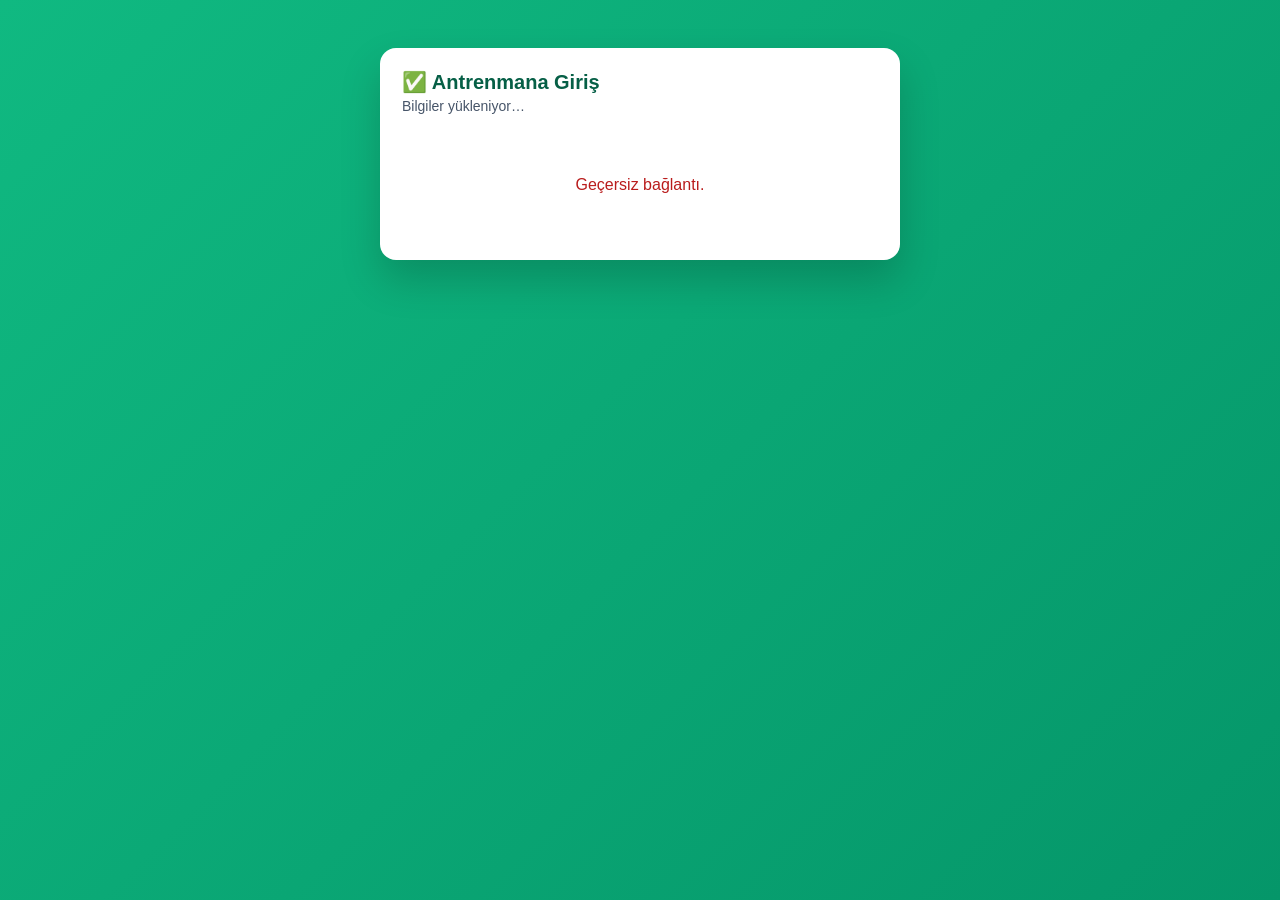
<file: public/checkin.html>
<!DOCTYPE html>
<html lang="tr">
<head>
    <meta charset="UTF-8" />
    <meta name="viewport" content="width=device-width, initial-scale=1" />
    <title>Antrenmana Giriş - Futbol Okulu</title>
    <link rel="icon" type="image/png" href="/favicon-96x96.png" sizes="96x96" />
    <link rel="icon" type="image/svg+xml" href="/favicon.svg" />
    <link rel="shortcut icon" href="/favicon.ico" />
    <link rel="apple-touch-icon" sizes="180x180" href="/apple-touch-icon.png" />
    <meta name="apple-mobile-web-app-title" content="Futbol Okulu" />
    <link rel="manifest" href="/site.webmanifest" />
    <meta name="theme-color" content="#1A2B5C" />
    <style>
        * { box-sizing: border-box; }
        body {
            margin: 0; font-family: -apple-system, BlinkMacSystemFont, "Segoe UI", Arial, sans-serif;
            background: linear-gradient(135deg, #10b981 0%, #059669 100%); min-height: 100vh;
            color: #0f172a; padding: 16px;
        }
        .card {
            max-width: 520px; margin: 32px auto; background: #fff; border-radius: 16px;
            padding: 22px; box-shadow: 0 20px 40px rgba(0,0,0,.18);
        }
        .title { font-size: 20px; font-weight: 700; margin: 0 0 4px 0; color: #065f46; }
        .subtitle { margin: 0 0 18px 0; color: #475569; font-size: 14px; }
        .search {
            width: 100%; padding: 12px 14px; border: 1px solid #cbd5e1; border-radius: 10px;
            font-size: 16px; margin-bottom: 10px;
        }
        .list { display: flex; flex-direction: column; gap: 8px; max-height: 60vh; overflow-y: auto; }
        .row {
            display: flex; justify-content: space-between; align-items: center;
            padding: 12px 14px; border: 1px solid #e2e8f0; border-radius: 10px;
            background: #f8fafc; cursor: pointer; font-size: 16px;
            transition: background .15s;
        }
        .row:hover { background: #ecfdf5; border-color: #10b981; }
        .row.done { background: #d1fae5; border-color: #10b981; cursor: default; }
        .row .btn {
            background: #10b981; color: #fff; border: 0; padding: 8px 14px;
            border-radius: 8px; font-weight: 600; font-size: 14px;
        }
        .row.done .btn { background: #059669; }
        .state { text-align: center; padding: 28px 10px; color: #475569; }
        .error { color: #b91c1c; }
        .ok { color: #065f46; font-weight: 600; }
    </style>
</head>
<body>
    <div class="card">
        <h1 class="title">✅ Antrenmana Giriş</h1>
        <p class="subtitle" id="info">Bilgiler yükleniyor…</p>
        <div id="content" class="state">Yükleniyor…</div>
    </div>

    <script>
        const params = new URLSearchParams(location.search);
        const token = params.get('t') || params.get('token') || '';
        const content = document.getElementById('content');
        const info = document.getElementById('info');

        function fmtDate(d) {
            if (!d) return '';
            try { return new Date(d + 'T00:00:00').toLocaleDateString('tr-TR', { weekday: 'long', day: 'numeric', month: 'long' }); }
            catch (_) { return d; }
        }

        function esc(s) {
            return String(s || '').replace(/[&<>"']/g, (c) => ({
                '&': '&amp;', '<': '&lt;', '>': '&gt;', '"': '&quot;', "'": '&#39;'
            }[c]));
        }

        async function load() {
            if (!token) {
                content.innerHTML = '<p class="error">Geçersiz bağlantı.</p>';
                return;
            }
            try {
                const res = await fetch('/api/attendance/qr/info?token=' + encodeURIComponent(token));
                const data = await res.json();
                if (!res.ok) throw new Error(data.error || 'Bilgi alınamadı');
                info.textContent = `${data.groupName || 'Grup'}${data.subeAdi ? ' · ' + data.subeAdi : ''} · ${fmtDate(data.date)}`;
                renderList(data.students || []);
            } catch (e) {
                content.innerHTML = '<p class="error">' + esc(e.message) + '</p>';
            }
        }

        const done = new Set();

        function renderList(students) {
            if (!students.length) {
                content.innerHTML = '<p>Bu grupta aktif öğrenci yok.</p>';
                return;
            }
            const input = document.createElement('input');
            input.type = 'search';
            input.placeholder = 'Ad veya soyad ara…';
            input.className = 'search';

            const list = document.createElement('div');
            list.className = 'list';

            function draw(filter) {
                const q = (filter || '').toLowerCase().trim();
                const filtered = q
                    ? students.filter(s => (s.ad + ' ' + s.soyad).toLowerCase().includes(q))
                    : students;
                list.innerHTML = filtered.map(s => `
                    <div class="row ${done.has(s.id) ? 'done' : ''}" data-id="${s.id}">
                        <span>${esc(s.ad)} ${esc(s.soyad)}</span>
                        <button class="btn" type="button">${done.has(s.id) ? '✓ Geldi' : 'Geldim'}</button>
                    </div>
                `).join('');
                list.querySelectorAll('.row').forEach(r => {
                    r.addEventListener('click', () => onCheckin(parseInt(r.dataset.id, 10)));
                });
            }

            input.addEventListener('input', (e) => draw(e.target.value));
            content.innerHTML = '';
            content.appendChild(input);
            content.appendChild(list);
            draw('');
        }

        async function onCheckin(studentId) {
            if (done.has(studentId)) return;
            try {
                const res = await fetch('/api/attendance/qr/checkin', {
                    method: 'POST',
                    headers: { 'Content-Type': 'application/json' },
                    body: JSON.stringify({ token, studentId })
                });
                const data = await res.json();
                if (!res.ok) throw new Error(data.error || 'İşlem başarısız');
                done.add(studentId);
                const row = document.querySelector(`.row[data-id="${studentId}"]`);
                if (row) {
                    row.classList.add('done');
                    const btn = row.querySelector('.btn');
                    if (btn) btn.textContent = '✓ Geldi';
                }
            } catch (e) {
                alert('⚠ ' + e.message);
            }
        }

        load();
    </script>
</body>
</html>
</file>
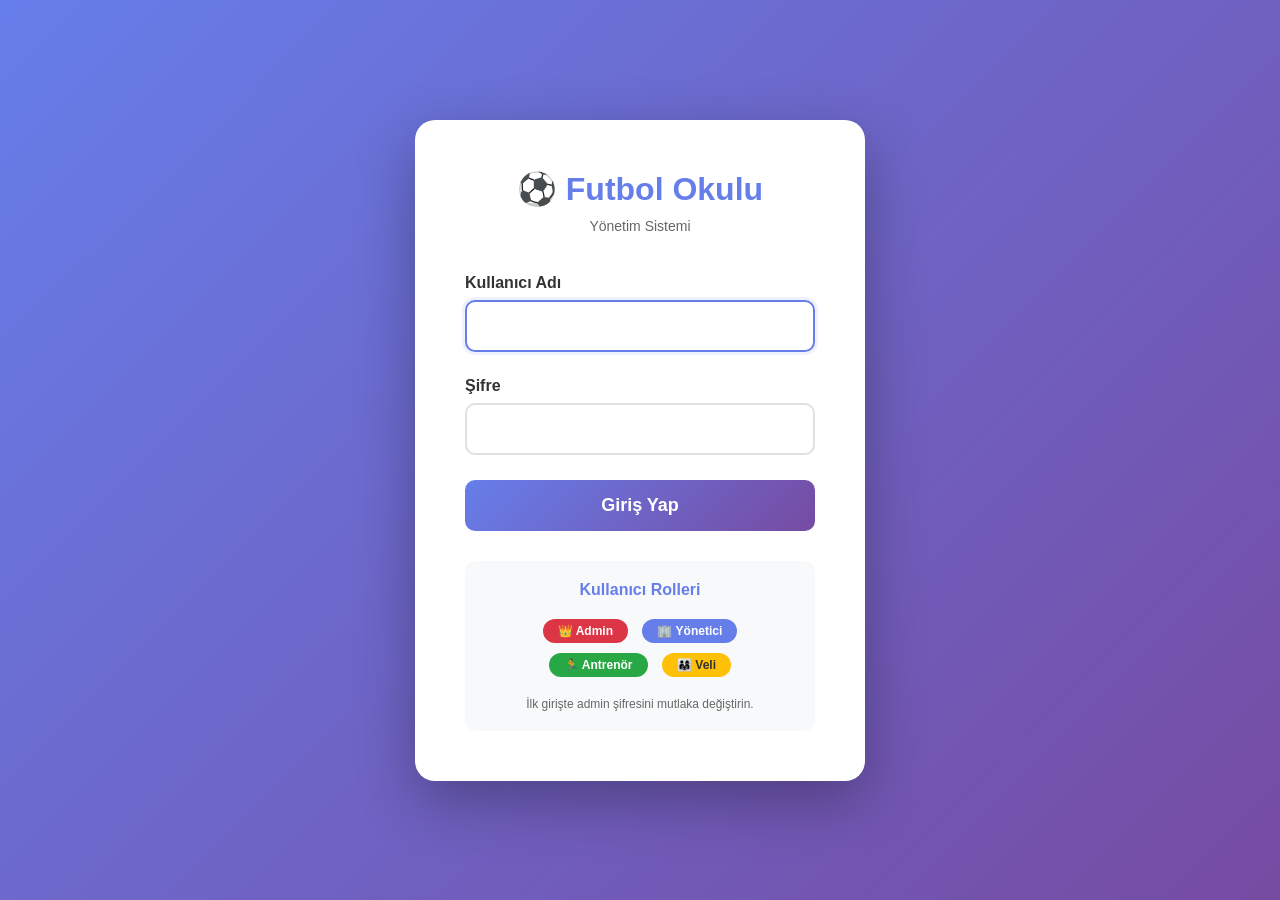
<file: public/login.html>
<!DOCTYPE html>
<html lang="tr">
<head>
    <meta charset="UTF-8">
    <meta name="viewport" content="width=device-width, initial-scale=1.0, viewport-fit=cover">
    <link rel="icon" type="image/png" href="/favicon-96x96.png" sizes="96x96" />
    <link rel="icon" type="image/svg+xml" href="/favicon.svg" />
    <link rel="shortcut icon" href="/favicon.ico" />
    <link rel="apple-touch-icon" sizes="180x180" href="/apple-touch-icon.png" />
    <meta name="apple-mobile-web-app-title" content="Futbol Okulu" />
    <link rel="manifest" href="/site.webmanifest" />
    <meta name="theme-color" content="#1A2B5C" />
    <meta name="mobile-web-app-capable" content="yes">
    <title>Giriş - Futbol Okulu Yönetim Sistemi</title>
    <style>
        * {
            margin: 0;
            padding: 0;
            box-sizing: border-box;
        }

        body {
            font-family: 'Segoe UI', Tahoma, Geneva, Verdana, sans-serif;
            background: linear-gradient(135deg, #667eea 0%, #764ba2 100%);
            min-height: 100vh;
            display: flex;
            align-items: center;
            justify-content: center;
            padding: 20px;
        }

        .login-container {
            background: white;
            padding: 50px;
            border-radius: 20px;
            box-shadow: 0 20px 60px rgba(0,0,0,0.3);
            max-width: 450px;
            width: 100%;
        }

        .logo {
            text-align: center;
            margin-bottom: 40px;
        }

        .logo h1 {
            font-size: 32px;
            color: #667eea;
            margin-bottom: 10px;
        }

        .logo p {
            color: #666;
            font-size: 14px;
        }

        .form-group {
            margin-bottom: 25px;
        }

        .form-group label {
            display: block;
            margin-bottom: 8px;
            font-weight: 600;
            color: #333;
        }

        .form-group input {
            width: 100%;
            padding: 15px;
            border: 2px solid #e0e0e0;
            border-radius: 10px;
            font-size: 16px;
            transition: all 0.3s;
        }

        .form-group input:focus {
            outline: none;
            border-color: #667eea;
            box-shadow: 0 0 0 3px rgba(102, 126, 234, 0.1);
        }

        .btn-login {
            width: 100%;
            background: linear-gradient(135deg, #667eea 0%, #764ba2 100%);
            color: white;
            padding: 15px;
            border: none;
            border-radius: 10px;
            cursor: pointer;
            font-size: 18px;
            font-weight: 600;
            transition: all 0.3s;
        }

        .btn-login:hover {
            transform: translateY(-2px);
            box-shadow: 0 10px 30px rgba(102, 126, 234, 0.4);
        }

        .error-message {
            background: #dc3545;
            color: white;
            padding: 15px;
            border-radius: 10px;
            margin-bottom: 20px;
            display: none;
            text-align: center;
        }

        .info-box {
            background: #f8f9fa;
            padding: 20px;
            border-radius: 10px;
            margin-top: 30px;
            text-align: center;
        }

        .info-box h3 {
            color: #667eea;
            margin-bottom: 15px;
            font-size: 16px;
        }

        .role-badge {
            display: inline-block;
            padding: 5px 15px;
            border-radius: 20px;
            font-size: 12px;
            font-weight: 600;
            margin: 5px;
        }

        .role-admin {
            background: #dc3545;
            color: white;
        }

        .role-manager {
            background: #667eea;
            color: white;
        }

        .role-trainer {
            background: #28a745;
            color: white;
        }

        .role-parent {
            background: #ffc107;
            color: #333;
        }
    </style>
    <link rel="stylesheet" href="css/responsive.css">
</head>
<body>
    <div class="login-container">
        <div class="logo">
            <h1>⚽ Futbol Okulu</h1>
            <p>Yönetim Sistemi</p>
        </div>

        <div id="errorMessage" class="error-message"></div>

        <form id="loginForm">
            <div class="form-group">
                <label>Kullanıcı Adı</label>
                <input type="text" id="username" required autofocus>
            </div>
            <div class="form-group">
                <label>Şifre</label>
                <input type="password" id="password" required>
            </div>
            <button type="submit" class="btn-login">Giriş Yap</button>
        </form>

        <div class="info-box">
            <h3>Kullanıcı Rolleri</h3>
            <span class="role-badge role-admin">👑 Admin</span>
            <span class="role-badge role-manager">🏢 Yönetici</span>
            <span class="role-badge role-trainer">🏃 Antrenör</span>
            <span class="role-badge role-parent">👨‍👩‍👧 Veli</span>
            <p style="margin-top: 15px; font-size: 12px; color: #666;">
                İlk girişte admin şifresini mutlaka değiştirin.
            </p>
        </div>
    </div>

    <script>
        const API_URL = (window.location.origin || 'http://localhost:3000') + '/api';

        // Sayfa yüklendiğinde - token API ile doğrulanmadan yönlendirme yapma
        checkIfLoggedIn();

        async function checkIfLoggedIn() {
            const stored = localStorage.getItem('currentUser');
            if (!stored) return;
            try {
                const ctrl = new AbortController();
                const t = setTimeout(() => ctrl.abort(), 6000);
                const res = await fetch(`${API_URL}/me`, { credentials: 'include', signal: ctrl.signal });
                clearTimeout(t);
                if (res.ok) {
                    const data = await res.json();
                    if (data.user) {
                        localStorage.setItem('currentUser', JSON.stringify(data.user));
                        redirectToHome(data.user);
                        return;
                    }
                }
            } catch (e) {
                // Ağ hatası, timeout veya sunucu kapalı
            }
            localStorage.removeItem('currentUser');
        }

        // Giriş formu
        document.getElementById('loginForm').addEventListener('submit', async (e) => {
            e.preventDefault();

            const btn = document.querySelector('.btn-login');
            const username = document.getElementById('username').value.trim();
            const password = document.getElementById('password').value;

            if (!username || !password) {
                showError('Kullanıcı adı ve şifre girin.');
                return;
            }

            const origText = btn.textContent;
            btn.disabled = true;
            btn.textContent = 'Giriş yapılıyor...';
            showError(''); // Temizle

            try {
                const ctrl = new AbortController();
                const timeout = setTimeout(() => ctrl.abort(), 30000);
                const response = await fetch(`${API_URL}/login`, {
                    method: 'POST',
                    headers: { 'Content-Type': 'application/json' },
                    credentials: 'include',
                    body: JSON.stringify({ kullaniciAdi: username, sifre: password }),
                    signal: ctrl.signal
                });
                clearTimeout(timeout);

                let data;
                try {
                    data = await response.json();
                } catch {
                    showError('Sunucu yanıtı okunamadı. Sunucu çalışıyor mu?');
                    btn.disabled = false;
                    btn.textContent = origText;
                    return;
                }
                if (response.ok) {
                    const user = data.user;
                    if (!user) {
                        showError('Giriş yanıtı eksik.');
                        btn.disabled = false;
                        btn.textContent = origText;
                        return;
                    }
                    localStorage.setItem('currentUser', JSON.stringify(user));
                    if (data.mustChangePassword) {
                        localStorage.setItem('mustChangePassword', '1');
                        if (user.rol === 'admin') {
                            window.location.href = 'kullanicilar.html?changePassword=1';
                            return;
                        }
                    } else {
                        localStorage.removeItem('mustChangePassword');
                    }
                    redirectToHome(user);
                } else {
                    showError(data.error || 'Giriş başarısız');
                    btn.disabled = false;
                    btn.textContent = origText;
                }
            } catch (error) {
                const msg = error.name === 'AbortError'
                    ? 'Sunucu 30 sn içinde yanıt vermedi. Veritabanı yavaş olabilir - terminalde "npm start" çalışıyor mu?'
                    : 'Sunucuya bağlanılamadı. Terminalde "npm start" çalıştırın.';
                showError(msg);
                btn.disabled = false;
                btn.textContent = origText;
            }
        });

        // Kullanıcıyı role göre yönlendir
       function redirectToHome(user) {
            switch(user.rol) {
                case 'admin':
                case 'yonetici':
                    window.location.href = 'dashboard.html';
                    break;
                case 'antrenor':
                    window.location.href = 'gruplar.html';
                    break;
                case 'veli':
                    window.location.href = 'veli.html';
                    break;
                default:
                    window.location.href = 'dashboard.html';
            }
        }

        // Hata göster (boş string ile gizle)
        function showError(msg) {
            const el = document.getElementById('errorMessage');
            el.textContent = msg;
            el.style.display = msg ? 'block' : 'none';
            if (msg) setTimeout(() => { el.style.display = 'none'; }, 5000);
        }

        // PWA Service Worker
        if ('serviceWorker' in navigator) {
            navigator.serviceWorker.register('/service-worker.js').catch(function() {});
        }
    </script>
</body>
</html>
</file>
<file: public/css/responsive.css>
/**
 * Mobil uyumluluk - Tüm sayfalar için responsive stiller
 * Admin, yönetici, antrenör, veli - touch-friendly (min 44px), safe area
 */

/* Safe area - çentikli telefonlar için */
html {
  padding: env(safe-area-inset-top) env(safe-area-inset-right) env(safe-area-inset-bottom) env(safe-area-inset-left);
}

body {
  padding-bottom: calc(20px + env(safe-area-inset-bottom));
  -webkit-overflow-scrolling: touch;
}

/* Touch-friendly - tap highlight kaldır, dokunmatik optimizasyon */
button, .btn-danger, .btn-primary, .btn-success, .btn-login, .btn-edit,
.nav-menu a, #navMenu a, .nav-links a, .nav-link, .hamburger-btn {
  -webkit-tap-highlight-color: transparent;
  touch-action: manipulation;
}

/* Nav wrapper - hamburger + links */
.nav-wrapper {
  display: flex;
  align-items: center;
  gap: 10px;
  flex-wrap: wrap;
}

.nav-wrapper .nav-links {
  display: flex;
  align-items: center;
  gap: 10px;
  flex-wrap: wrap;
}

.nav-wrapper .nav-links a.nav-link,
.nav-wrapper .nav-links a {
  display: inline-flex;
  align-items: center;
  gap: 4px;
  box-sizing: border-box;
}

.hamburger-btn {
  display: none;
  width: 44px;
  height: 44px;
  min-width: 44px;
  min-height: 44px;
  border: none;
  background: #667eea;
  color: white;
  font-size: 22px;
  cursor: pointer;
  border-radius: 8px;
  align-items: center;
  justify-content: center;
  padding: 0;
}

/* Üst çubukta isim gizli — Çıkış kalır (veli/login hariç; .header-veli veli paneli) */
.header:not(.header-veli) .user-info #currentUserName,
.header:not(.header-veli) .user-info span.user-name {
  display: none !important;
}

/* Masaüstü — tek satır: logo | menü | çıkış + kompakt nav */
@media (min-width: 769px) {
  .header:not(.header-veli) {
    display: grid;
    grid-template-columns: auto minmax(0, 1fr) auto;
    align-items: center;
    column-gap: 20px;
    row-gap: 12px;
    flex-wrap: nowrap !important;
  }

  .header:not(.header-veli) > .logo {
    grid-column: 1;
    grid-row: 1;
    justify-self: start;
    order: unset !important;
    width: auto !important;
    flex: unset !important;
  }

  /* Logo ile menü arasında makul boşluk: grid gap + ek iç ofset */
  .header:not(.header-veli) > #navMenu,
  .header:not(.header-veli) > .nav-menu {
    grid-column: 2;
    grid-row: 1;
    justify-self: start;
    align-self: center;
    min-width: 0;
    margin-left: 28px;
    order: unset !important;
    width: auto !important;
    max-width: 100%;
  }

  .header:not(.header-veli) > .nav-menu > #navMenu {
    margin-left: 0;
    max-width: 100%;
  }

  .header:not(.header-veli) .user-info {
    grid-column: 3;
    grid-row: 1;
    justify-self: end;
    align-self: center;
    order: unset !important;
    width: auto !important;
    flex-wrap: nowrap;
  }

  /* index.html — özet şeridi tam genişlik ikinci satır */
  .header:not(.header-veli) > .stats {
    grid-column: 1 / -1;
    grid-row: 2;
    justify-self: stretch;
    width: 100%;
    order: unset !important;
  }

  .header:not(.header-veli) #navMenu.nav-wrapper,
  .header:not(.header-veli) .nav-wrapper {
    max-width: 100%;
    flex-wrap: nowrap !important;
    gap: 6px;
    min-width: 0;
  }

  .header:not(.header-veli) #navMenu .nav-links {
    flex-wrap: nowrap !important;
    gap: 6px;
    align-items: center;
    min-width: 0;
  }

  .header:not(.header-veli) #navMenu .nav-links a.nav-link {
    padding: 11px 12px !important;
    font-size: 13px !important;
    font-weight: 600;
    line-height: 1.25;
    color: #fff !important;
    background: #667eea !important;
    border-radius: 8px;
    text-decoration: none !important;
    white-space: nowrap;
    min-height: auto !important;
    width: auto !important;
  }

  .header:not(.header-veli) #navMenu .nav-links a.nav-link.admin-link {
    background: #dc3545 !important;
  }

  .header:not(.header-veli) #navMenu .nav-links a.nav-link:hover {
    background: #5568d3 !important;
    color: #fff !important;
  }

  .header:not(.header-veli) #navMenu .nav-links a.nav-link.admin-link:hover {
    background: #c82333 !important;
  }

  .header:not(.header-veli) .user-info .btn-danger,
  .header:not(.header-veli) .user-info .logout-btn {
    padding: 11px 12px !important;
    font-size: 13px !important;
    font-weight: 600;
    line-height: 1.25;
    color: #fff !important;
    background: #dc3545 !important;
    border: none !important;
    border-radius: 8px;
    cursor: pointer;
    min-height: auto !important;
    min-width: auto !important;
  }

  .header:not(.header-veli) .user-info .btn-danger:hover,
  .header:not(.header-veli) .user-info .logout-btn:hover {
    background: #c82333 !important;
    color: #fff !important;
  }
}

@media (max-width: 768px) {
  .header {
    flex-wrap: wrap;
    padding: 12px 16px !important;
    gap: 12px;
    padding-left: max(16px, env(safe-area-inset-left)) !important;
    padding-right: max(16px, env(safe-area-inset-right)) !important;
    position: relative;
    overflow: visible;
  }

  .nav-wrapper {
    position: relative;
    min-height: 44px;
  }

  .logo {
    font-size: 16px !important;
    flex: 1;
    min-width: 0;
    line-height: 1.3;
    word-break: break-word;
  }

  /* Hamburger menü - mobilde */
  .hamburger-btn {
    display: flex !important;
  }

  .nav-wrapper {
    order: 3;
    width: 100%;
    flex-wrap: nowrap;
    justify-content: flex-start;
    align-items: center;
  }

  .nav-wrapper .nav-links {
    display: none;
    position: absolute;
    top: 100%;
    left: 0;
    right: 0;
    background: white;
    box-shadow: 0 8px 24px rgba(0,0,0,0.15);
    flex-direction: column;
    padding: 12px 16px;
    gap: 8px;
    z-index: 1000;
    border-radius: 0 0 12px 12px;
    margin-top: 4px;
    max-height: 70vh;
    overflow-y: auto;
    -webkit-overflow-scrolling: touch;
  }

  .nav-wrapper .nav-links.nav-open {
    display: flex !important;
  }

  .nav-wrapper .nav-links a.nav-link,
  .nav-wrapper .nav-links a {
    width: 100%;
    justify-content: flex-start;
    padding: 14px 16px !important;
    font-size: 15px !important;
    min-height: 48px;
    border-radius: 8px;
    box-sizing: border-box;
    background: #667eea !important;
    color: #fff !important;
    font-weight: 600;
    text-decoration: none !important;
  }

  .nav-wrapper .nav-links a.nav-link.admin-link {
    background: #dc3545 !important;
  }

  .nav-wrapper .nav-links a.nav-link:hover {
    filter: brightness(0.95);
  }

  .nav-menu, #navMenu, .nav-wrapper {
    order: 3;
    width: 100%;
  }

  .nav-menu .nav-menu, .nav-menu #navMenu, .nav-menu .nav-wrapper {
    width: 100%;
  }

  /* Eski seçici uyumu — nav-link öncelikli */
  .nav-menu a.nav-link,
  #navMenu .nav-links a.nav-link,
  #navMenu .nav-links a {
    padding: 14px 16px !important;
    font-size: 15px !important;
    min-height: 48px;
    min-width: auto;
    background: #667eea !important;
    color: #fff !important;
    font-weight: 600;
  }

  #navMenu .nav-links a.nav-link.admin-link {
    background: #dc3545 !important;
  }

  /* Form grid - mobilde tek sütun */
  .form-row, .form-row-3 {
    grid-template-columns: 1fr !important;
    gap: 16px;
  }

  .form-section {
    padding: 16px !important;
  }

  .form-section h3 {
    font-size: 16px !important;
  }

  /* Öğrenci kartları grid */
  .students-grid {
    grid-template-columns: 1fr !important;
  }

  /* Arama çubuğu */
  .search-bar {
    flex-direction: column;
    gap: 10px;
  }

  .search-bar input {
    width: 100% !important;
    min-width: 0 !important;
  }

  .search-bar .btn-filter, .search-bar .btn-primary {
    width: 100%;
  }

  /* Sayfalama */
  #studentsPagination, .pagination {
    flex-wrap: wrap;
    gap: 10px;
    justify-content: center;
  }

  /* Grup kartları */
  .group-card, .group-header {
    flex-direction: column;
    align-items: flex-start !important;
    gap: 12px;
  }

  .group-header {
    flex-wrap: wrap;
  }

  /* İçe aktar butonları */
  .form-section [style*="display: flex"] {
    flex-direction: column !important;
  }

  .form-section .btn-primary, .form-section a.btn-primary {
    width: 100%;
  }

  .user-info {
    gap: 10px !important;
    flex-wrap: wrap;
    align-items: center;
  }

  .header-veli .user-name,
  .header-veli #currentUserName {
    font-size: 14px !important;
    max-width: 120px;
    overflow: hidden;
    text-overflow: ellipsis;
    white-space: nowrap;
  }

  .logout-btn, .btn-danger {
    padding: 12px 18px !important;
    font-size: 14px !important;
    min-height: 44px;
    min-width: 44px;
  }

  .container {
    margin: 15px auto !important;
    padding: 0 16px !important;
    padding-left: max(16px, env(safe-area-inset-left)) !important;
    padding-right: max(16px, env(safe-area-inset-right)) !important;
  }

  .content {
    padding: 20px 16px !important;
    border-radius: 12px !important;
  }

  .page-header {
    flex-direction: column;
    align-items: flex-start !important;
    gap: 15px;
  }

  .page-header h1 {
    font-size: 22px !important;
  }

  .stats-cards, .stats-grid {
    grid-template-columns: 1fr 1fr !important;
    gap: 12px !important;
  }

  .stat-card {
    padding: 18px !important;
  }

  .stat-card .icon {
    font-size: 36px !important;
  }

  .stat-card .number {
    font-size: 28px !important;
  }

  .stat-value {
    font-size: 24px !important;
  }

  .period-selector {
    padding: 15px !important;
  }

  .period-selector select {
    min-width: 100% !important;
    width: 100%;
  }

  .filter-bar {
    flex-wrap: wrap;
    gap: 8px !important;
    padding: 12px 16px !important;
  }

  .filter-btn {
    min-height: 44px;
    padding: 10px 16px !important;
    font-size: 14px !important;
  }

  .tabs {
    flex-wrap: wrap;
    gap: 6px;
  }

  .tab {
    padding: 12px 16px !important;
    font-size: 14px !important;
    min-height: 44px;
  }

  .filters {
    flex-direction: column;
    gap: 10px;
  }

  .filters input,
  .filters select {
    min-width: 100% !important;
    width: 100%;
  }

  /* Tablo mobil - yatay kaydırma, touch scroll */
  .table-wrap {
    overflow-x: auto;
    -webkit-overflow-scrolling: touch;
    margin: 0 -16px;
    padding: 0 16px;
  }

  table {
    min-width: 600px;
    font-size: 13px;
  }

  th, td {
    padding: 12px 10px !important;
  }

  /* İşlem butonları - mobilde dikey veya wrap */
  td [style*="display: flex"],
  td [style*="display:flex"] {
    flex-direction: column !important;
    gap: 8px !important;
  }

  /* Kart grid - mobilde tek sütun */
  .student-grid {
    grid-template-columns: 1fr !important;
    gap: 16px;
  }

  .student-card {
    padding: 20px !important;
  }

  .student-name {
    font-size: 18px !important;
  }

  .student-header {
    flex-direction: column;
    align-items: flex-start;
    gap: 10px;
  }

  .debt-amount {
    font-size: 20px !important;
  }

  /* Veli paneli - yoklama listesi scroll */
  .attendance-detail-list {
    max-height: 200px;
    -webkit-overflow-scrolling: touch;
  }

  .attendance-row {
    padding: 10px 12px !important;
  }

  /* Antrenör yoklama modalı - mobil: checkbox çocuğun yanında, büyük */
  #attendanceModal .attendance-table {
    display: block;
  }
  #attendanceModal .attendance-table thead {
    display: none;
  }
  #attendanceModal .attendance-table tbody {
    display: block;
  }
  #attendanceModal .attendance-table tbody tr.attendance-row {
    display: flex;
    align-items: center;
    gap: 12px;
    padding: 14px 16px;
    border-bottom: 1px solid #e2e8f0;
    min-height: 56px;
  }
  #attendanceModal .attendance-table tbody tr.attendance-row:last-child {
    border-bottom: none;
  }
  #attendanceModal .attendance-table tbody tr .att-col-sira {
    display: none !important;
  }
  #attendanceModal .attendance-table tbody tr .att-col-check {
    flex-shrink: 0;
    padding: 0 !important;
  }
  #attendanceModal .attendance-check-wrap {
    min-width: 48px;
    min-height: 48px;
    padding: 0;
    justify-content: center;
    align-items: center;
    margin: -8px 0;
  }
  #attendanceModal .attendance-check-wrap .attendance-check {
    width: 28px !important;
    height: 28px !important;
    min-width: 28px;
    min-height: 28px;
  }
  #attendanceModal .attendance-table tbody tr .att-col-name {
    flex: 1;
    font-size: 16px !important;
    padding: 0 !important;
  }
  #attendanceModal .attendance-table tbody tr .att-col-dogum {
    font-size: 13px;
    color: #666;
    padding: 0 !important;
  }
  #attendanceModal .attendance-table-wrap {
    padding: 0 !important;
  }
  #attendanceModal .attendance-modal-buttons {
    flex-wrap: wrap;
  }
  #attendanceModal .attendance-modal-buttons .btn-success {
    flex: 1 1 100%;
    min-height: 48px;
    font-size: 16px !important;
  }

  /* Modal mobil */
  .modal-content {
    width: 95% !important;
    max-width: 95% !important;
    padding: 24px 20px !important;
    max-height: 85vh;
    overflow-y: auto;
    -webkit-overflow-scrolling: touch;
  }

  .modal-header h2 {
    font-size: 18px !important;
  }

  .form-group input,
  .form-group select,
  .form-group textarea {
    font-size: 16px !important; /* iOS zoom önleme */
    min-height: 44px;
    padding: 12px 16px !important;
  }

  /* Ödeme bilgisi alanları */
  .payment-info p {
    margin-bottom: 8px;
    font-size: 14px;
  }

  /* Buton grupları */
  .btn-primary, .btn-success {
    padding: 12px 18px !important;
    font-size: 14px !important;
    min-height: 44px;
  }

  /* Welcome card mobil */
  .welcome-card {
    padding: 24px 20px !important;
  }

  .welcome-card h1, .welcome-card h2 {
    font-size: 22px !important;
  }

  .charts-grid {
    grid-template-columns: 1fr !important;
  }

  .chart-card, .recent-activity {
    padding: 20px !important;
  }

  /* Veli - mobilde kısa logo göster */
  .logo-full { display: none !important; }
  .logo-mobile { display: inline !important; }

  /* Header stats (index.html toplam öğrenci) */
  .header .stats {
    width: 100%;
    order: 4;
    font-size: 13px !important;
    padding: 10px 14px !important;
    text-align: center;
  }

  /* Veli header - kompakt */
  .header-veli .user-info {
    flex: 1;
    justify-content: flex-end;
  }

  /* Muhasebe, raporlar - filtre satırları */
  .filter-row, .report-filters {
    flex-direction: column;
    gap: 12px;
  }

  /* Kullanıcılar tablosu */
  .user-table .table-wrap {
    margin: 0 -16px;
  }

  /* Dönemler - dönem kartları */
  .period-card {
    padding: 16px !important;
  }
}

@media (max-width: 480px) {
  .stats-cards, .stats-grid {
    grid-template-columns: 1fr !important;
  }

  .logo {
    font-size: 14px !important;
  }

  .header .logo {
    font-size: 14px !important;
  }

  .student-card {
    padding: 16px !important;
  }
}

/* Login sayfası mobil */
@media (max-width: 768px) {
  .login-container {
    padding: 24px 20px !important;
    margin: 16px;
    margin-left: max(16px, env(safe-area-inset-left));
    margin-right: max(16px, env(safe-area-inset-right));
  }

  .login-container .logo h1 {
    font-size: 24px !important;
  }

  .form-group input {
    min-height: 48px;
    padding: 14px 16px !important;
  }

  .btn-login {
    min-height: 52px;
    padding: 16px !important;
    font-size: 17px !important;
  }

  .info-box {
    padding: 16px !important;
  }

  .role-badge {
    display: inline-block;
    padding: 8px 12px;
    margin: 4px;
    min-height: 36px;
  }
}

/* Veli - ödeme kartları mobil */
@media (max-width: 768px) {
  .payment-item {
    padding: 16px !important;
  }

  .payment-header {
    flex-direction: column;
    align-items: flex-start;
    gap: 8px;
  }

  .debt-summary {
    padding: 16px !important;
  }
}
</file>
